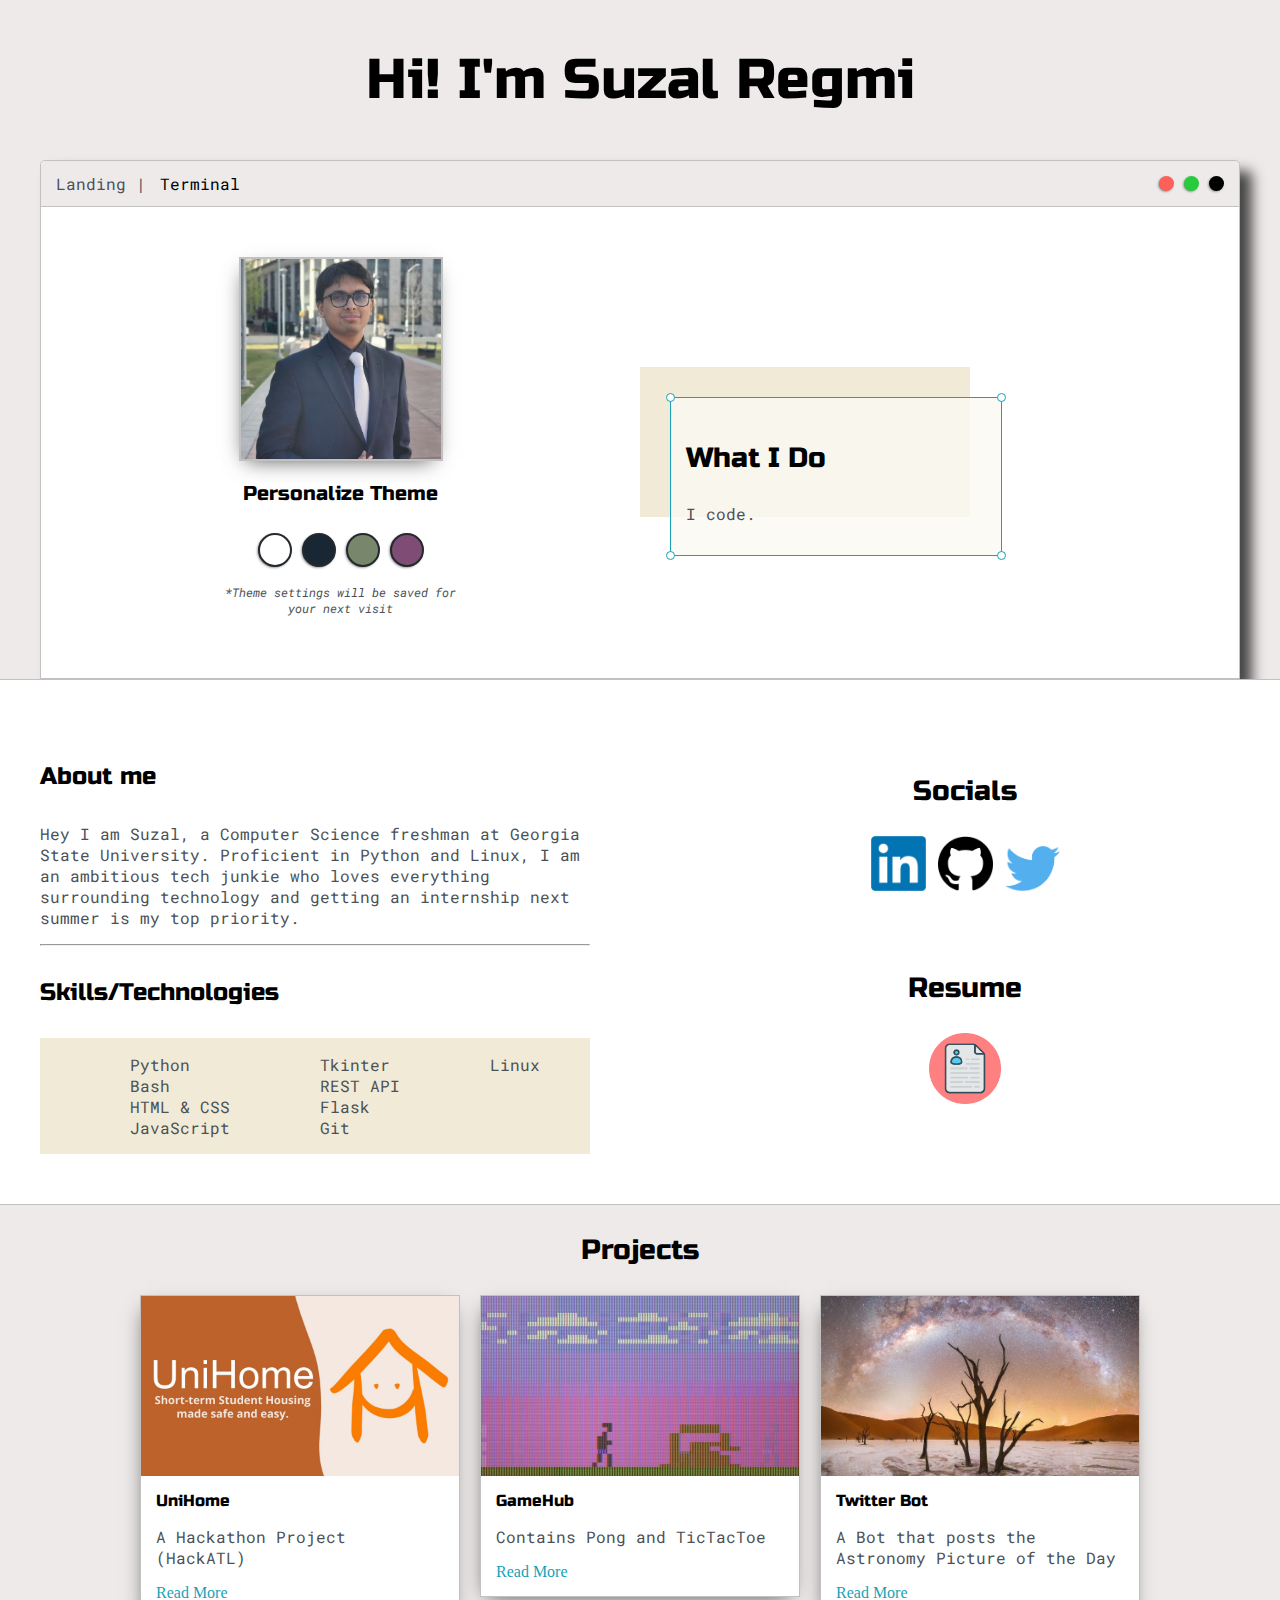
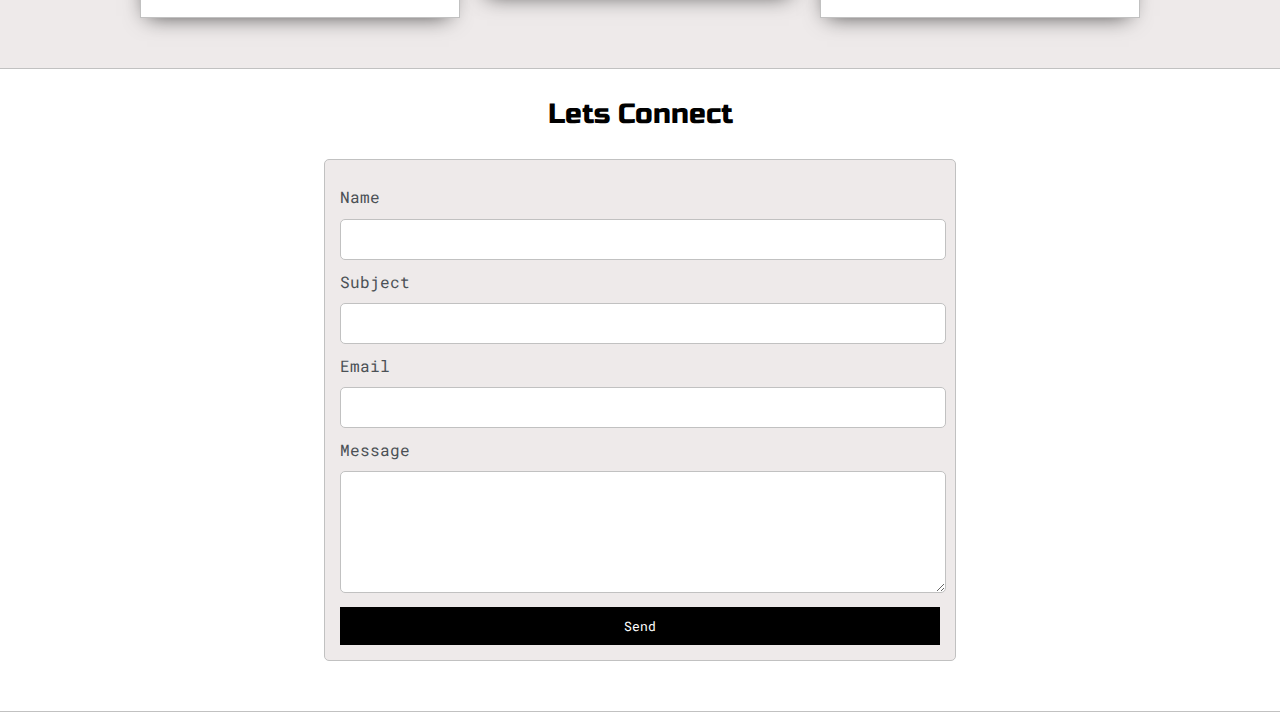
<file: index.html>
<!DOCTYPE html>
<html lang="en">
<head>
    <meta charset="UTF-8">
    <meta http-equiv="X-UA-Compatible" content="IE=edge">
    <meta name="viewport" content="width=device-width, initial-scale=1.0">
    
    <title>Suzal Regmi</title>
    <meta property="og:image" content="/images/website_thumbnail.png">
    
    <meta property="og:description" content="ePortfolio"/>
    <meta property="og:url" content="https://motaphe.github.io"/>

    <link rel="preconnect" href="https://fonts.googleapis.com">
    <link rel="preconnect" href="https://fonts.gstatic.com" crossorigin>
    <link href="https://fonts.googleapis.com/css2?family=Russo+One&display=swap" rel="stylesheet">

    <link rel="preconnect" href="https://fonts.googleapis.com">
    <link rel="preconnect" href="https://fonts.gstatic.com" crossorigin>
    <link href="https://fonts.googleapis.com/css2?family=Roboto+Mono:wght@500&family=Russo+One&display=swap" rel="stylesheet">

    <link rel="stylesheet" type="text/css" href="default.css">
    <link rel="shortcut icon" href="/images/favicon.png">
    <link id="theme-style" rel="stylesheet" type="text/css" href="">
</head>
<body>
    
    <section class="s1">
        <div class="main-container">
            <div class="greeting-wrapper">
                <h1>Hi! I'm Suzal Regmi</h1> 
            </div>
        

            <div class="intro-wrapper">
                <div class="nav-wrapper">
                    
                    <ul id = "navigation">
                        
                        <li>Landing |</li>
                        <li><a href="https://motaphe.vercel.app/">Terminal</a></li>
                    </ul>
                    
                    <div class = "dots-wrapper">
                        <div id="dot-1" class="browser-dot"></div>
                        <div id="dot-2" class="browser-dot"></div>
                        <div id="dot-3" class="browser-dot"></div>
                    </div> 

                </div>

                <div class="left-column">
                    <img id="profile_pic" src="images/headshot.jpg">
                    <h5 style="text-align: center; line-height: 0;">Personalize Theme</h5>

                    <div id="theme-options-wrapper">
                        <div data-mode="light" id= "light-mode" class="theme-dot"></div>
                        <div data-mode="blue" id= "blue-mode" class="theme-dot"></div>
                        <div data-mode="green" id= "green-mode" class="theme-dot"></div>
                        <div data-mode="purple" id= "purple-mode" class="theme-dot"></div>
                    </div>

                    <p id="settings-note">*Theme settings will be saved for<br>your next visit</p>
                </div>

                <div class="right-column">
                    <div id="preview-shadow">  
                        <div id="preview">
                            <div id="corner-tl" class="corner"></div>
                            <div id="corner-tr" class="corner"></div>
                            <h3>What I Do</h3>
                            <p>I code.</p>
                            <div id="corner-bl" class="corner"></div>
                            <div id="corner-br" class="corner"></div>
                        </div>
                    </div>
                </div>
            </div>
        </div>
    </section>

    <section class="s2">
        <div class="main-container">
            <div class="about-wrapper">
                <div class="about-me">
                    <h4>About me</h4>

                    <p>Hey I am Suzal, a Computer Science freshman at Georgia State University. Proficient in Python and Linux, I am an ambitious tech junkie who loves everything surrounding technology and getting an internship next summer is my top priority.</p>

                    <hr>

                    <h4>Skills/Technologies</h4>

                    <div id="skills">
                        <ul>
                            <li>Python</li>
                            <li>Bash</li>
                            <li>HTML & CSS</li>
                            <li>JavaScript</li>
                        </ul>

                        <ul>  
                            <li>Tkinter</li>
                            <li>REST API</li>
                            <li>Flask</li>
                            <li>Git</li>
                        </ul>

                        <ul>
                            <li>Linux</li>  
                        </ul>
                        
                    </div>

                </div>

                <div>
                    <div class="social-links">
                        <h3>Socials</h3>

                        <a target="_blank" href="https://www.linkedin.com/in/sreg/"><img id="social_img" src="images/linkedIn.png"></a>
                        &nbsp
                        <a target="_blank" href="https://github.com/Motaphe"><img id="github_img" src="images/github.png"></a>
                        &nbsp
                        <a target="_blank" href="https://twitter.com/motaphe"><img id="social_img" src="images/twitter.png"></a>

                    </div>

                    <div class="social-links">
                        
                        <div>
                            <h3>Resume</h3>
                            <a target="_blank" href="Resume_SuzalRegmi.pdf"><img id="resume_img" src="images/resume.png"></a>
                        </div>
                        
                    </div>
                </div>
            </div>
        </div>
    </section>

    <section class="s1">
        <div class="main-container">
            <h3 style="text-align: center;">Projects</h3>
            <div class="post-wrapper">

                <div>
                    <div class="post">
                        <img class="thumbnail" src="images/unihome.jpg">
                        <div class="post-preview">
                            <h6 class="post-title">UniHome</h6>
                            <p class="post-intro">A Hackathon Project (HackATL)</p>
                            <a href="unihome.html">Read More</a>
                        </div> 
                    </div>
                </div>

                <div>
                    <div class="post">
                        <img class="thumbnail" src="images/gamehub.png">
                        <div class="post-preview">
                            <h6 class="post-title">GameHub</h6>
                            <p class="post-intro">Contains Pong and TicTacToe</p>
                            <a href="pong.html">Read More</a>
                        </div> 
                    </div>
                </div>

                <div>
                    <div class="post">
                        <img class="thumbnail" src="images/apod.jpg">
                        <div class="post-preview">
                            <h6 class="post-title">Twitter Bot</h6>
                            <p class="post-intro">A Bot that posts the Astronomy Picture of the Day</p>
                            <a href="apod.html">Read More</a>
                        </div> 
                    </div>
                <div>


            </div>
        </div>
    </section>

    <section class="s2">
        <div class="main-container">
            <h3 style="text-align: center;">Lets Connect</h3>

            <form id="contact-form" action="https://formspree.io/f/xyyvljby" method="POST">
                <label>Name</label>
                <input class="input-field" type="text" name="name">
                
                <label>Subject</label>
                <input class="input-field" type="text" name="subject">

                <label>Email</label>
                <input class="input-field" type="text" name="email">

                <label>Message</label>
                <textarea class="input-field" name="message"></textarea>


                <input id="submit-button" type = "submit" value = "Send">
            </form>
        </div>
    </section>

    <script type="text/javascript" src="script.js"></script>

</body>
</html>
</file>
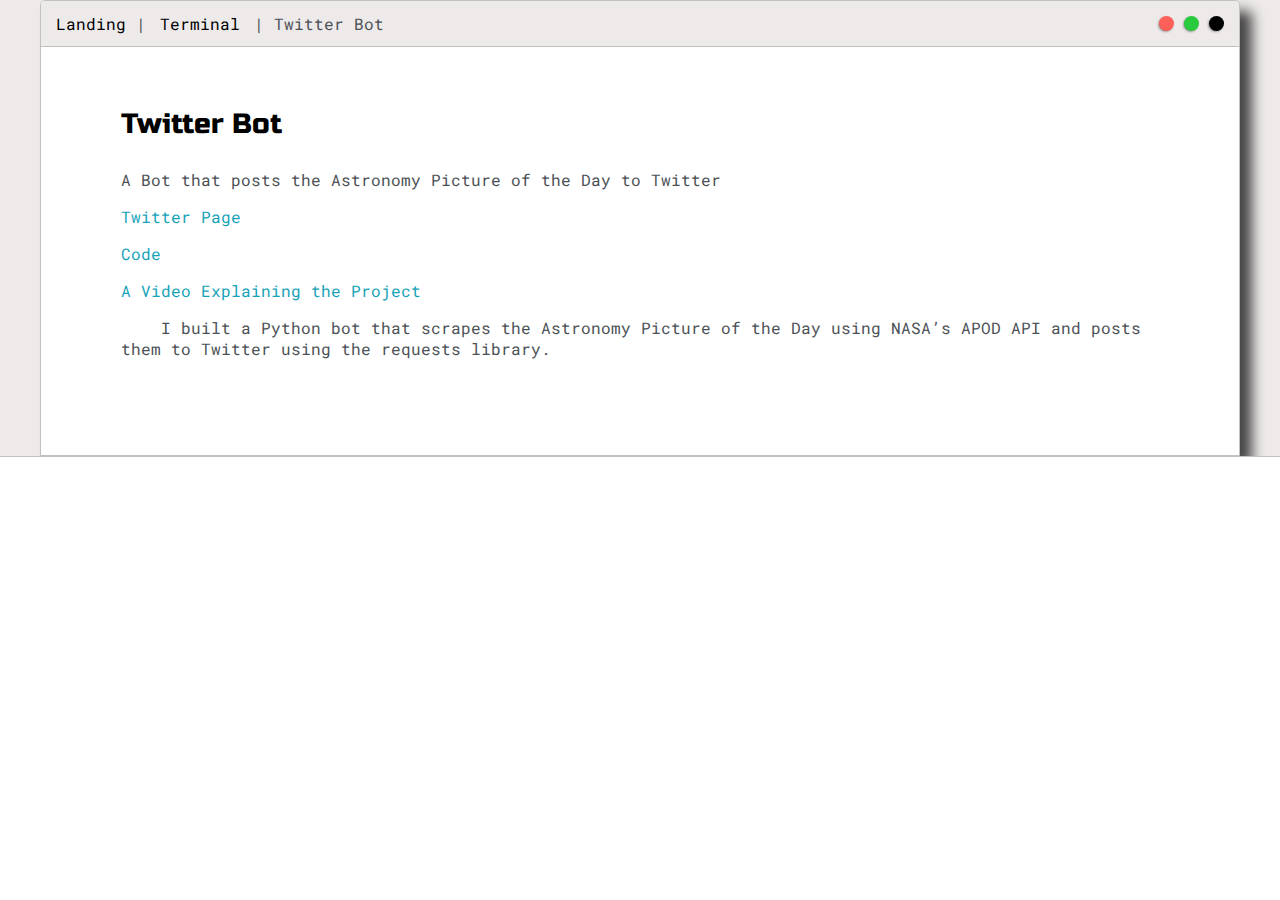
<file: apod.html>
<!DOCTYPE html>
<html lang="en">
<head>
    <meta charset="UTF-8">
    <meta http-equiv="X-UA-Compatible" content="IE=edge">
    <meta name="viewport" content="width=device-width, initial-scale=1.0">
    
    <title>Twitter Bot</title>

    <link rel="preconnect" href="https://fonts.googleapis.com">
    <link rel="preconnect" href="https://fonts.gstatic.com" crossorigin>
    <link href="https://fonts.googleapis.com/css2?family=Russo+One&display=swap" rel="stylesheet">

    <link rel="preconnect" href="https://fonts.googleapis.com">
    <link rel="preconnect" href="https://fonts.gstatic.com" crossorigin>
    <link href="https://fonts.googleapis.com/css2?family=Roboto+Mono:wght@500&family=Russo+One&display=swap" rel="stylesheet">

    <link rel="stylesheet" type="text/css" href="default.css">
    <link rel="shortcut icon" href="/images/apod_icon.jpg">
    <link id="theme-style" rel="stylesheet" type="text/css" href="">
</head>
<body>
    <section class="s1">
        <div class="main-container">
            <div class="project-wrapper">
                <div class="nav-wrapper">
                    <ul id = "navigation">
                        
                        <li><a href="index.html">Landing</a> |</li>
                        <li><a href="https://motaphe.vercel.app/">Terminal</a></li>
                        <li> | Twitter Bot</li>
                    </ul>
                    
                    <div class = "dots-wrapper">
                        <div id="dot-1" class="browser-dot"></div>
                        <div id="dot-2" class="browser-dot"></div>
                        <div id="dot-3" class="browser-dot"></div>
                    </div> 
                </div>

                <div class="projects">
                    <h3>Twitter Bot</h3>
                    <p>A Bot that posts the Astronomy Picture of the Day to Twitter</p>

                    <p><a target="_blank" href="https://twitter.com/bot_motaphe">Twitter Page</a></p>
                    <p><a target="_blank" href="https://github.com/Motaphe/Python_Projects/tree/main/twitter_bot">Code</a></p>
                    <p><a target="_blank" href="https://www.youtube.com/watch?v=OMUx9HyxnLg&feature=youtu.be">A Video Explaining the Project</a></p>

                    <p>&nbsp&nbsp&nbsp&nbspI built a Python bot that scrapes the Astronomy Picture of the Day using NASA’s APOD API and posts them to
                        Twitter using the requests library.</p>

                </div>
            </div>
        </div>
    </section>
</body>
</file>
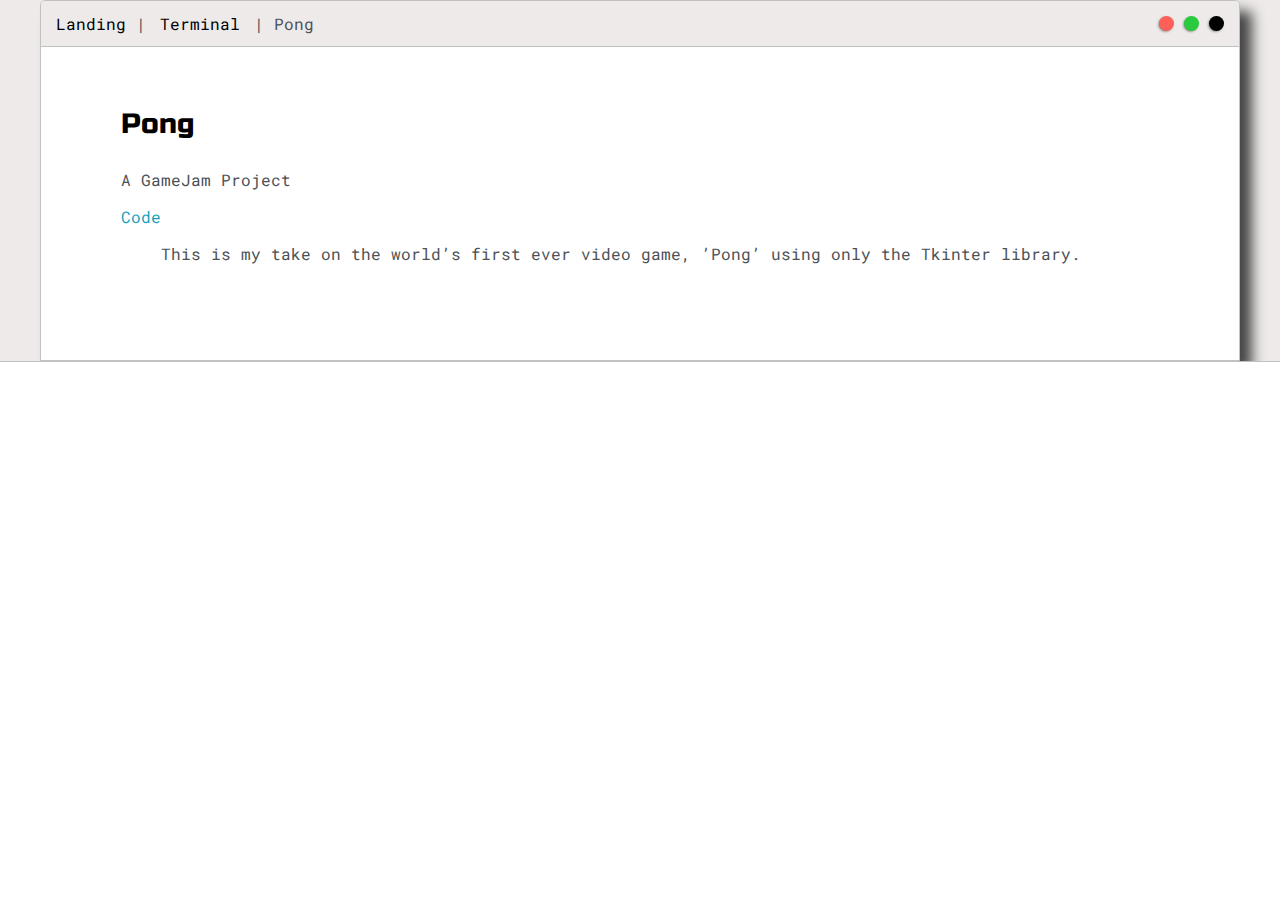
<file: pong.html>
<!DOCTYPE html>
<html lang="en">
<head>
    <meta charset="UTF-8">
    <meta http-equiv="X-UA-Compatible" content="IE=edge">
    <meta name="viewport" content="width=device-width, initial-scale=1.0">
    
    <title>Pong</title>

    <link rel="preconnect" href="https://fonts.googleapis.com">
    <link rel="preconnect" href="https://fonts.gstatic.com" crossorigin>
    <link href="https://fonts.googleapis.com/css2?family=Russo+One&display=swap" rel="stylesheet">

    <link rel="preconnect" href="https://fonts.googleapis.com">
    <link rel="preconnect" href="https://fonts.gstatic.com" crossorigin>
    <link href="https://fonts.googleapis.com/css2?family=Roboto+Mono:wght@500&family=Russo+One&display=swap" rel="stylesheet">

    <link rel="stylesheet" type="text/css" href="default.css">
    <link rel="shortcut icon" href="/images/pong_icon.png">
    <link id="theme-style" rel="stylesheet" type="text/css" href="">
</head>
<body>
    <section class="s1">
        <div class="main-container">
            <div class="project-wrapper">
                <div class="nav-wrapper">
                    
                    <ul id = "navigation">
                        
                        <li><a href="index.html">Landing</a> |</li>
                        <li><a href="https://motaphe.vercel.app/">Terminal</a></li>
                        <li> | Pong</li>
                    </ul>
                    
                    <div class = "dots-wrapper">
                        <div id="dot-1" class="browser-dot"></div>
                        <div id="dot-2" class="browser-dot"></div>
                        <div id="dot-3" class="browser-dot"></div>
                    </div> 

                </div>

                <div class="projects">
                    <h3>Pong</h3>
                    <p>A GameJam Project</p>

                    <p><a href="https://github.com/Motaphe/hack_jam/tree/main/game_jam">Code</a></p>

                    <p>
                        &nbsp&nbsp&nbsp&nbspThis is my take on the world’s first ever video game, ’Pong’ using only the Tkinter library.
                    </p>
                    
                </div>

               
                    
                
            </div>
        </div>
    </section>
</body>
</file>
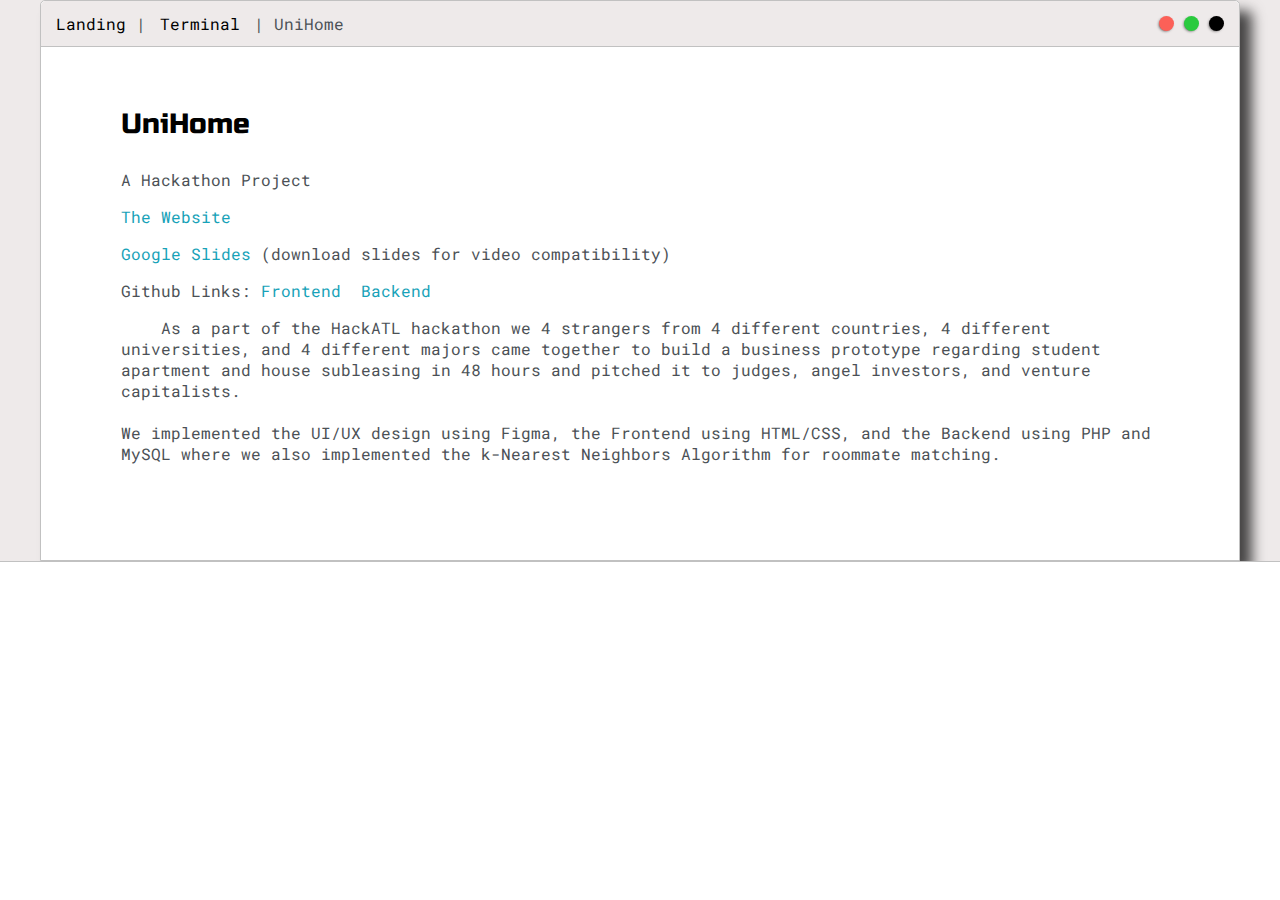
<file: unihome.html>
<!DOCTYPE html>
<html lang="en">
<head>
    <meta charset="UTF-8">
    <meta http-equiv="X-UA-Compatible" content="IE=edge">
    <meta name="viewport" content="width=device-width, initial-scale=1.0">
    
    <title>UniHome</title>

    <link rel="preconnect" href="https://fonts.googleapis.com">
    <link rel="preconnect" href="https://fonts.gstatic.com" crossorigin>
    <link href="https://fonts.googleapis.com/css2?family=Russo+One&display=swap" rel="stylesheet">

    <link rel="preconnect" href="https://fonts.googleapis.com">
    <link rel="preconnect" href="https://fonts.gstatic.com" crossorigin>
    <link href="https://fonts.googleapis.com/css2?family=Roboto+Mono:wght@500&family=Russo+One&display=swap" rel="stylesheet">

    <link rel="stylesheet" type="text/css" href="default.css">
    <link rel="shortcut icon" href="/images/unihome_icon.png">
    <link id="theme-style" rel="stylesheet" type="text/css" href="">
</head>
<body>
    <section class="s1">
        <div class="main-container">
            <div class="project-wrapper">
                <div class="nav-wrapper">
                    
                    <ul id = "navigation">
                        
                        <li><a href="index.html">Landing</a> |</li>
                        <li><a href="https://motaphe.vercel.app/">Terminal</a></li>
                        <li> | UniHome</li>
                    </ul>
                    
                    <div class = "dots-wrapper">
                        <div id="dot-1" class="browser-dot"></div>
                        <div id="dot-2" class="browser-dot"></div>
                        <div id="dot-3" class="browser-dot"></div>
                    </div> 

                </div>

            <div class="projects">
                <h3>UniHome</h3>
                <p>A Hackathon Project</p>

                <p><a href="https://motaphe.github.io/UniHome.github.io/">The Website</a></p>
                <p><a href="https://docs.google.com/presentation/d/1A8B75JeiLOfukyP-orntCNjuI6LqiX0Q/edit#slide=id.p1">Google Slides</a> (download slides for video compatibility)</p>
                <p>Github Links: <a href="https://github.com/Motaphe/UniHome.github.io">Frontend</a>&nbsp&nbsp<a href="https://github.com/adityadalal4/hackatlUniHome">Backend</a></p>

                <p>
                    &nbsp&nbsp&nbsp&nbspAs a part of the HackATL hackathon we 4 strangers from 4 different countries, 4 different universities, and 4 different majors came together to build a
                    business prototype regarding student apartment and house subleasing in 48 hours and pitched it to judges, angel
                    investors, and venture capitalists.<br><br>We implemented the UI/UX design using Figma, the Frontend using HTML/CSS, and the Backend using PHP and
                    MySQL where we also implemented the k-Nearest Neighbors Algorithm for roommate matching.
                </p>
            </div>                
            </div>
        </div>
    </section>
</body>
</file>
<file: default.css>
:root{
    --mainColor:#eeeaea;
    --secondaryColor:#fff;

    --borderColor:#c1c1c1;

    --mainText:black;
    --secondaryText:#4b5156;

    --themeDotBorder: #24292e;

    --previewBg: rgb(251, 249, 243, 0.8);
    --previewShadow: #f0ead6;

    --buttonColor:black;
}



html, body{
    padding: 0;
    margin: 0;
    scroll-behavior: smooth;
}

body *{
    transition: 0.3s;
}

h1, h2, h3, h4, h5, h6, strong{
    color: var(--mainText);
    font-family: 'Russo One', sans-serif;
    font-weight: 500;
}

p, li, span, label, input, textarea{
    color: var(--secondaryText);
    font-family: 'Roboto Mono', monospace;
}

a{
    text-decoration: none;
    color: #17a2b8;
}

ul{
    list-style: none;
}

h1 { font-size: 56px;}
h2 { font-size: 36px;}
h3 { font-size: 28px;}
h4 { font-size: 24px;}
h5 { font-size: 20px;}
h6 { font-size: 16px;}


.s1{
    background-color: var(--mainColor);
    border-bottom:1px solid var(--borderColor);
    overflow: auto;
}   

.s2{
    background-color: var(--secondaryColor);
    border-bottom:1px solid var(--borderColor);
    overflow: auto;
}   


.main-container{
    width: 1200px;
    margin: 0 auto;
}

.greeting-wrapper{
    display: grid;
    align-content: center;
    text-align: center;
    min-height: 10em;
}

.intro-wrapper{
    background-color: var(--secondaryColor);
    border: 1px solid var(--borderColor);
    border-radius:5px 5px 0 0;

    box-shadow: 12px 11px 13px 0px rgba(0,0,0,0.71);
    -webkit-box-shadow: 12px 11px 13px 0px rgba(0,0,0,0.71);
    -moz-box-shadow: 12px 11px 13px 0px rgba(0,0,0,0.71);

    display: grid;
    grid-template-columns: 1fr 1fr;
    
    grid-template-areas: 
        'nav-wrapper nav-wrapper'
        'left-column right-column'
    ;
}

.project-wrapper{
    background-color: var(--secondaryColor);
    border: 1px solid var(--borderColor);
    border-radius:5px 5px 0 0;

    box-shadow: 12px 11px 13px 0px rgba(0,0,0,0.71);
    -webkit-box-shadow: 12px 11px 13px 0px rgba(0,0,0,0.71);
    -moz-box-shadow: 12px 11px 13px 0px rgba(0,0,0,0.71);
}

.nav-wrapper{
    border-radius:5px 5px 0 0;
    grid-area:nav-wrapper;
    border-bottom: 1px solid var(--borderColor);
    display: flex;
    justify-content: space-between;
    align-items: center;
    background-color: var(--mainColor);
}

#navigation a{
    color: var(--mainText);
}

#navigation{
    margin: 0;
    padding: 10px;
}

#navigation li{
    display: inline-block;
    margin-right: 5px;
    margin-left: 5px;
}

.dots-wrapper{
    display: flex;
    padding: 10px;
}

#dot-1{
    background-color: #FC6058;
}

#dot-2{
    background-color: #FEC02F;
}

#dot-2{
    background-color: #2ACA3E;
}


.browser-dot{
    background-color: black;
    height: 15px;
    width: 15px;
    border-radius: 50%;
    margin: 5px;

    -webkit-box-shadow: -1px 1px 3px -1px rgba(0,0,0,0.75);
	-moz-box-shadow: -1px 1px 3px -1px rgba(0,0,0,0.75);
	box-shadow: -1px 1px 3px -1px rgba(0,0,0,0.75);
}

.left-column{
    grid-area: left-column;
    padding-top: 50px;
    padding-bottom: 50px;
}


#profile_pic{
    display: block;
    margin: 0 auto;

    height:200px;
    width:200px;
    object-fit: cover;
    border:2px solid var(--borderColor);

    -webkit-box-shadow: -2px 7px 21px -9px rgba(0,0,0,0.75);
	-moz-box-shadow: -2px 7px 21px -9px rgba(0,0,0,0.75);
	box-shadow: -2px 7px 21px -9px rgba(0,0,0,0.75);
}


#theme-options-wrapper{
    display: flex;
    justify-content: center;
}


.theme-dot{
    height: 30px;
    width: 30px;
    background-color: black;
    border-radius: 50%;

    margin: 5px;
    border: 2px solid var(--themeDotBorder);

    -webkit-box-shadow: -1px 1px 3px -1px rgba(0,0,0,0.75);
	-moz-box-shadow: -1px 1px 3px -1px rgba(0,0,0,0.75);
	box-shadow: -1px 1px 3px -1px rgba(0,0,0,0.75);

    cursor: pointer;
}   

.theme-dot:hover{
    border-width: 5px;
}


#light-mode{
    background-color: #fff;
}

#blue-mode{
    background-color: #192734;
}

#green-mode{
    background-color: #78866b;
}

#purple-mode{
    background-color: #7E4C74;
}


#settings-note{
    font-size: 12px;
    font-style: italic;
    text-align: center;
}

.right-column{
    grid-area: right-column;
    display: grid;
    align-content: center;

    padding-top: 50px;
    padding-bottom: 50px;
}


#preview-shadow{
    background-color: var(--previewShadow);
    width: 300px;
    height: 120px;
    padding-left: 30px;
    padding-top: 30px;
}

#preview{
    width: 300px;
    border: 1.5px solid #17a2b8;
    background-color: var(--previewBg);
    padding: 15px;
    position: relative;
}

.corner{
    width: 7px;
    height: 7px;
    border-radius: 50%;
    border: 1.5px solid #17a2b8;
    background-color: #fff;
    position: absolute;
}

#corner-tl{
    top: -5px;
    left: -5px;
}

#corner-br{
    bottom: -5px;
    right: -5px;
}

#corner-bl{
    bottom: -5px;
    left: -5px;
}

#corner-tr{
    top: -5px;
    right: -5px;
}


.about-wrapper{
    display: grid;
    grid-template-columns: repeat(auto-fit, minmax(320px, 1fr));
    padding-top: 50px;
    padding-bottom: 50px;
    gap:100px
}

#skills{
    display: flex;
    justify-content: space-evenly ;
    background-color: var(--previewShadow);
}


.social-links{
    align-content: center;
    text-align: center;
    padding-bottom: 2em;
    padding-top: 1em;
}

#social_img{
    width: 10%;
}

#github_img{
    width: 10%;
}

#resume_img{
    width: 13%;
}


.two_column{
    display: grid;
    grid-template-columns: 1fr 1fr;

    grid-template-areas: 
        'nav-wrapper nav-wrapper'
        'resume cv'
    ;

}

.post-wrapper{
    display: grid;
    grid-template-columns: repeat(auto-fit, 320px);
    gap:20px;
    justify-content: center;
    padding-bottom: 50px;
}

.post{
    border: 1px solid var(--borderColor);

    -webkit-box-shadow: -2px 7px 21px -9px rgba(0,0,0,0.75);
	-moz-box-shadow: -2px 7px 21px -9px rgba(0,0,0,0.75);
	box-shadow: -2px 7px 21px -9px rgba(0,0,0,0.75);
}

.projects{
    padding-left: 5em;
    padding-top: 2em;
    padding-bottom: 5em;
    padding-right: 5em;
}

.thumbnail{
    display: block;
    width: 318px;
    height: 180px;
    object-fit: cover;
}

.post-preview{
    background-color: #fff;
    padding: 15px;
}

.post-title{
    color: black;
    margin: 0;
}

.post-intro{
    color: #4b5156;
    font-size: 16px;
}

#contact-form{
    display: block;
    max-width: 600px;
    margin: 0 auto;
    border: 1px solid var(--borderColor);
    padding: 15px;
    border-radius: 5px;
    background-color: var(--mainColor);
    margin-bottom: 50px;
}

#contact-form label{
    line-height: 2.7em;
}

#contact-form textarea{
    min-height: 100px;
    font-size: 14px;
}

.input-field{
    width: 100%;
    padding-top: 10px;
    padding-bottom: 10px;
    background-color: var(--secondaryColor);
    border-radius: 5px;
    border: 1px solid var(--borderColor);
    font-size: 14px;
}


#submit-button{
    margin-top: 10px;
    width: 100%;
    padding-top: 10px;
    padding-bottom: 10px;
    color: #fff;
    background-color: var(--buttonColor);
    border: none;
}


@media screen and (max-width: 1200px){
    .main-container{
        width: 95%;
    }
    #social-links{
        display: grid;
        align-content: center;
        text-align: center;
    }
}

@media screen and (max-width: 800px){
    .intro-wrapper{
        grid-template-columns: 1fr; 
        grid-template-areas: 
            'nav-wrapper'
            'left-column'
            'right-column'
        ;
    }
    .right-column{
        justify-content: center;
    }

    .social-links{
        align-content: center;
        text-align: center;
        padding-bottom: 2em;
        padding-top: 0em;
    }

    #social_img{
        width: 15%;
    }

    #github_img{
        width: 15%;
    }

    #resume_img{
        width: 18%;
    }
}
</file>
